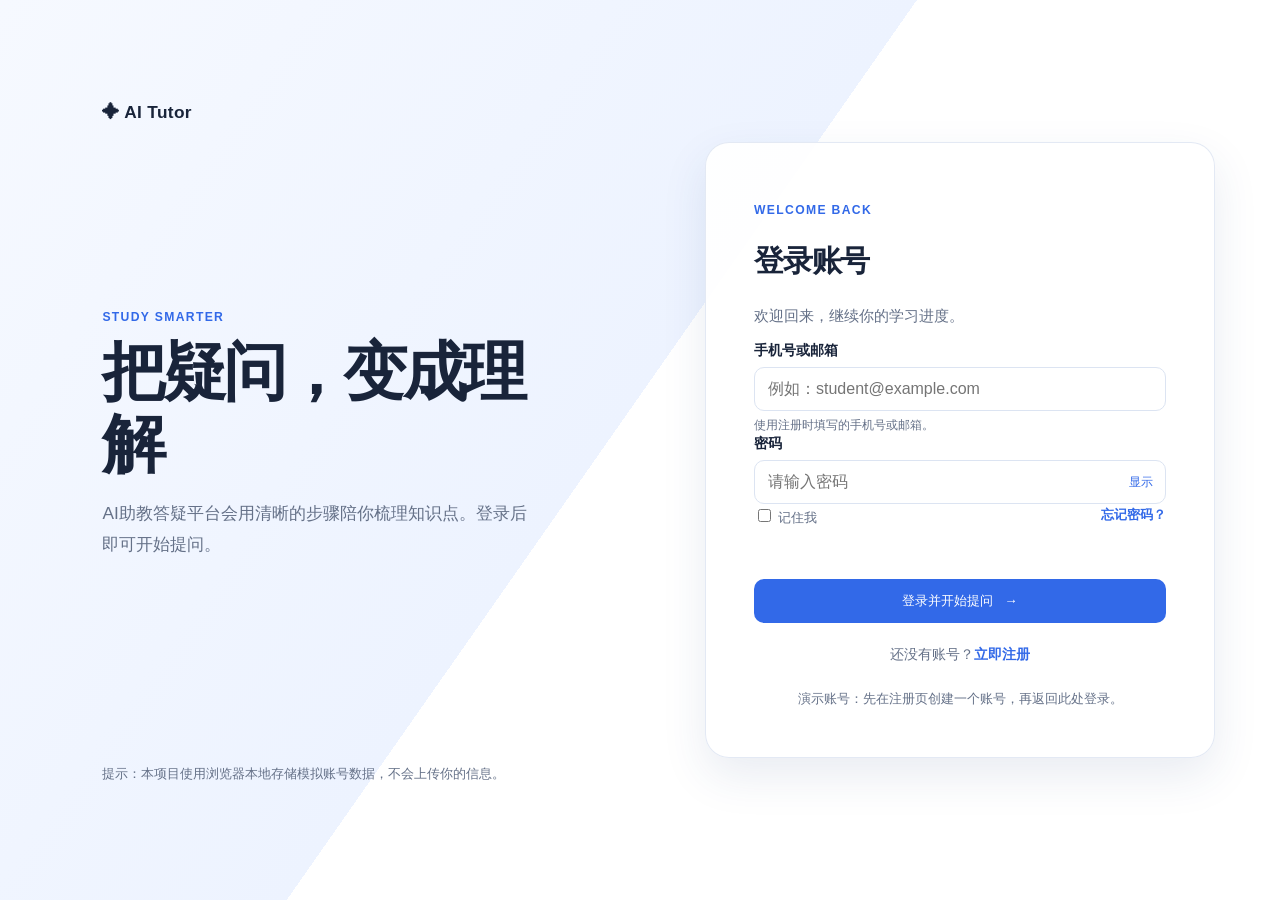
<file: index.html>
<!doctype html>
<html lang="zh-CN">
<head>
  <meta charset="UTF-8">
  <meta name="viewport" content="width=device-width, initial-scale=1.0">
  <meta name="description" content="AI助教答疑平台的登录入口">
  <title>登录 | AI助教答疑平台</title>
  <link rel="stylesheet" href="assets/style.css">
</head>
<body>
  <main class="auth-shell">
    <section class="intro" aria-labelledby="site-title">
      <a class="brand" href="index.html" aria-label="AI助教答疑平台首页">✦ AI Tutor</a>
      <div>
        <p class="eyebrow">STUDY SMARTER</p>
        <h1 id="site-title">把疑问，变成理解</h1>
        <p class="intro-copy">AI助教答疑平台会用清晰的步骤陪你梳理知识点。登录后即可开始提问。</p>
      </div>
      <p class="tip">提示：本项目使用浏览器本地存储模拟账号数据，不会上传你的信息。</p>
    </section>

    <section class="auth-card" aria-labelledby="login-title">
      <div class="card-heading">
        <p class="eyebrow">WELCOME BACK</p>
        <h2 id="login-title">登录账号</h2>
        <p>欢迎回来，继续你的学习进度。</p>
      </div>
      <form id="loginForm" novalidate>
        <div class="field">
          <label for="loginAccount">手机号或邮箱</label>
          <input id="loginAccount" name="account" type="text" inputmode="email" autocomplete="username"
                 placeholder="例如：student@example.com" required aria-describedby="loginAccountHint">
          <small id="loginAccountHint">使用注册时填写的手机号或邮箱。</small>
        </div>
        <div class="field">
          <label for="loginPassword">密码</label>
          <div class="password-wrap">
            <input id="loginPassword" name="password" type="password" autocomplete="current-password"
                   placeholder="请输入密码" required minlength="8">
            <button class="text-button toggle-password" type="button" aria-label="显示密码">显示</button>
          </div>
        </div>
        <div class="form-row">
          <label class="check-label"><input name="remember" type="checkbox"> 记住我</label>
          <a href="#help">忘记密码？</a>
        </div>
        <p id="loginMessage" class="form-message" role="alert" aria-live="polite"></p>
        <button class="primary-button" type="submit">登录并开始提问 <span>→</span></button>
      </form>
      <p class="switch-auth">还没有账号？<a href="register.html">立即注册</a></p>
      <p id="help" class="help-note">演示账号：先在注册页创建一个账号，再返回此处登录。</p>
    </section>
  </main>
  <script src="assets/app.js"></script>
</body>
</html>
</file>
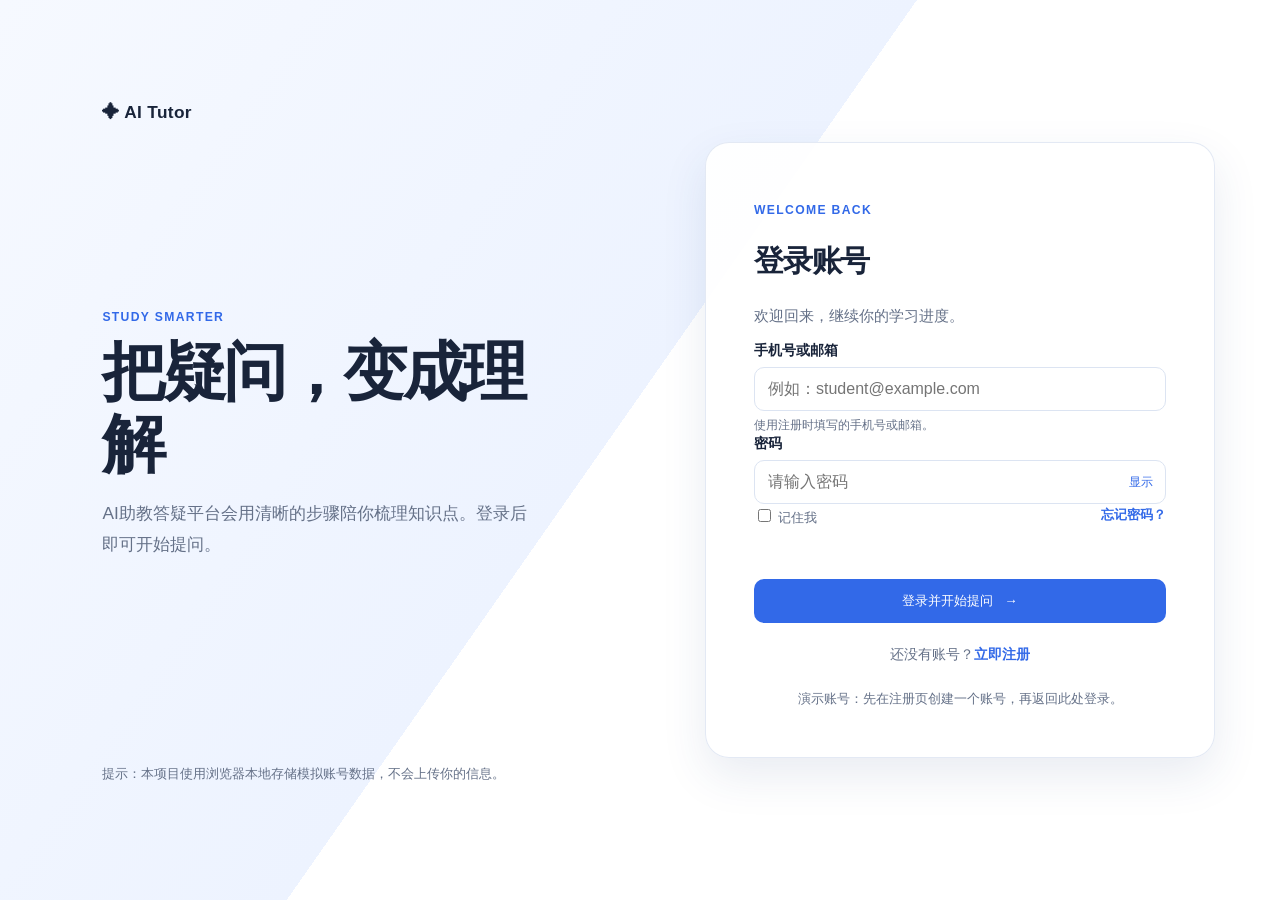
<file: assistant.html>
<!doctype html>
<html lang="zh-CN">
<head>
  <meta charset="UTF-8"><meta name="viewport" content="width=device-width, initial-scale=1.0">
  <title>答疑 | AI助教答疑平台</title><link rel="stylesheet" href="assets/style.css">
</head>
<body class="app-body">
  <header class="app-header"><a class="brand" href="assistant.html">✦ AI Tutor</a><nav><a href="register.html">账户设置</a><button id="logout" class="text-button" type="button">退出登录</button></nav></header>
  <main class="qa-layout">
    <section class="qa-hero"><p class="eyebrow">AI STUDY PARTNER</p><h1>你好，<span id="studentName">同学</span>！</h1><p>把遇到的问题交给我，我们一起把它讲清楚。</p></section>
    <section class="qa-card" aria-label="AI答疑">
      <div id="chat" class="chat" aria-live="polite"><article class="assistant-bubble">你好！你可以问我数学、英语、计算机等学习问题。我会尽量用步骤化的方式回答。</article></div>
      <form id="questionForm" class="question-form"><label class="sr-only" for="question">你的问题</label><textarea id="question" required maxlength="300" placeholder="例如：请用简单的话解释什么是递归？"></textarea><button class="primary-button" type="submit">提问 <span>→</span></button></form>
    </section>
  </main>
  <script src="assets/app.js"></script>
</body>
</html>
</file>
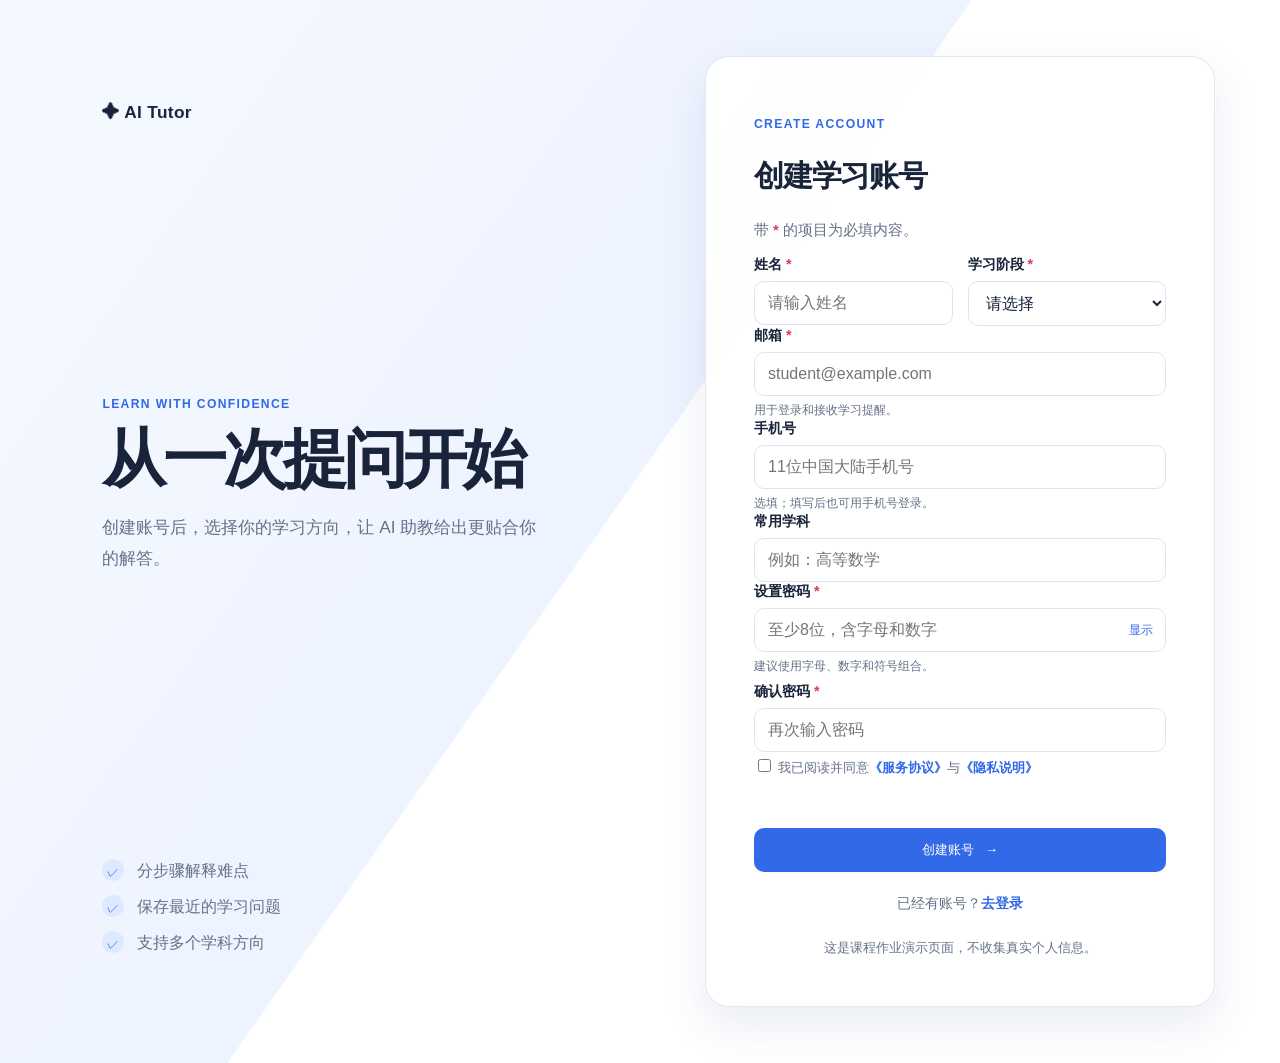
<file: register.html>
<!doctype html>
<html lang="zh-CN">
<head>
  <meta charset="UTF-8">
  <meta name="viewport" content="width=device-width, initial-scale=1.0">
  <meta name="description" content="AI助教答疑平台注册页面">
  <title>注册 | AI助教答疑平台</title>
  <link rel="stylesheet" href="assets/style.css">
</head>
<body>
  <main class="auth-shell register-shell">
    <section class="intro" aria-labelledby="register-site-title">
      <a class="brand" href="index.html" aria-label="AI助教答疑平台首页">✦ AI Tutor</a>
      <div>
        <p class="eyebrow">LEARN WITH CONFIDENCE</p>
        <h1 id="register-site-title">从一次提问开始</h1>
        <p class="intro-copy">创建账号后，选择你的学习方向，让 AI 助教给出更贴合你的解答。</p>
      </div>
      <ul class="feature-list">
        <li><span>✓</span> 分步骤解释难点</li>
        <li><span>✓</span> 保存最近的学习问题</li>
        <li><span>✓</span> 支持多个学科方向</li>
      </ul>
    </section>

    <section class="auth-card register-card" aria-labelledby="register-title">
      <div class="card-heading">
        <p class="eyebrow">CREATE ACCOUNT</p>
        <h2 id="register-title">创建学习账号</h2>
        <p>带 <b>*</b> 的项目为必填内容。</p>
      </div>
      <form id="registerForm" novalidate>
        <div class="two-columns">
          <div class="field">
            <label for="name">姓名 <b>*</b></label>
            <input id="name" name="name" type="text" autocomplete="name" placeholder="请输入姓名" required minlength="2" maxlength="20">
          </div>
          <div class="field">
            <label for="grade">学习阶段 <b>*</b></label>
            <select id="grade" name="grade" required>
              <option value="" selected disabled>请选择</option>
              <option>初中</option><option>高中</option><option>大学</option><option>其他</option>
            </select>
          </div>
        </div>
        <div class="field">
          <label for="email">邮箱 <b>*</b></label>
          <input id="email" name="email" type="email" autocomplete="email" inputmode="email"
                 placeholder="student@example.com" required>
          <small>用于登录和接收学习提醒。</small>
        </div>
        <div class="field">
          <label for="phone">手机号</label>
          <input id="phone" name="phone" type="tel" autocomplete="tel" inputmode="numeric" pattern="^1[3-9]\d{9}$"
                 placeholder="11位中国大陆手机号">
          <small>选填；填写后也可用手机号登录。</small>
        </div>
        <div class="field">
          <label for="subject">常用学科</label>
          <input id="subject" name="subject" type="text" list="subjects" placeholder="例如：高等数学">
          <datalist id="subjects"><option value="数学"><option value="英语"><option value="计算机"><option value="物理"><option value="高等数学"></datalist>
        </div>
        <div class="field">
          <label for="registerPassword">设置密码 <b>*</b></label>
          <div class="password-wrap">
            <input id="registerPassword" name="password" type="password" autocomplete="new-password" required minlength="8"
                   pattern="(?=.*[A-Za-z])(?=.*\d).{8,}" placeholder="至少8位，含字母和数字" aria-describedby="passwordHint passwordStrength">
            <button class="text-button toggle-password" type="button" aria-label="显示密码">显示</button>
          </div>
          <small id="passwordHint">建议使用字母、数字和符号组合。</small>
          <p id="passwordStrength" class="strength" aria-live="polite"></p>
        </div>
        <div class="field">
          <label for="confirmPassword">确认密码 <b>*</b></label>
          <input id="confirmPassword" name="confirmPassword" type="password" autocomplete="new-password" required placeholder="再次输入密码">
        </div>
        <label class="agreement"><input id="agreement" name="agreement" type="checkbox" required> 我已阅读并同意<a href="#terms">《服务协议》</a>与<a href="#privacy">《隐私说明》</a></label>
        <p id="registerMessage" class="form-message" role="alert" aria-live="polite"></p>
        <button class="primary-button" type="submit">创建账号 <span>→</span></button>
      </form>
      <p class="switch-auth">已经有账号？<a href="index.html">去登录</a></p>
      <p id="terms" class="help-note">这是课程作业演示页面，不收集真实个人信息。</p>
    </section>
  </main>
  <script src="assets/app.js"></script>
</body>
</html>
</file>
<file: assets/style.css>
:root{--ink:#19243a;--muted:#657188;--blue:#3269e8;--soft:#edf3ff;--line:#dce4f2;--surface:#fff;--bg:#f7f9fd}*{box-sizing:border-box}body{margin:0;color:var(--ink);background:var(--bg);font-family:"Microsoft YaHei","PingFang SC",Arial,sans-serif}.auth-shell{min-height:100vh;display:grid;grid-template-columns:minmax(310px,1fr) minmax(430px,1fr);background:linear-gradient(125deg,#f6f9ff 0%,#edf3ff 48%,#fff 48%)}.intro{padding:clamp(42px,8vw,110px);display:flex;min-height:100vh;flex-direction:column;justify-content:space-between}.brand{color:var(--ink);font-size:1.08rem;font-weight:800;letter-spacing:.02em;text-decoration:none}.eyebrow{margin:0 0:12px;color:var(--blue);font-weight:800;font-size:.76rem;letter-spacing:.11em}.intro h1,.qa-hero h1{max-width:520px;margin:0;font-size:clamp(2.5rem,5vw,4.7rem);line-height:1.13;letter-spacing:-.06em}.intro-copy{max-width:450px;color:var(--muted);font-size:1.08rem;line-height:1.8}.tip,.help-note{font-size:.8rem;line-height:1.6;color:var(--muted)}.feature-list{list-style:none;padding:0;margin:0;color:var(--muted);line-height:2.25}.feature-list span{display:inline-grid;width:22px;height:22px;margin-right:8px;place-items:center;border-radius:50%;background:#dce9ff;color:var(--blue);font-size:.75rem}.auth-card{width:min(100%,510px);align-self:center;margin:56px auto;padding:clamp(28px,4vw,48px);border:1px solid rgba(220,228,242,.8);border-radius:24px;background:rgba(255,255,255,.92);box-shadow:0 18px 45px rgba(38,67,130,.1)}.card-heading h2{margin:0 0:8px;font-size:1.85rem;letter-spacing:-.04em}.card-heading>p:not(.eyebrow){margin:0 0:28px;color:var(--muted);font-size:.92rem}.card-heading b,label b{color:#db3c52}.field{margin:0 0:17px}.field label{display:block;margin-bottom:7px;font-size:.9rem;font-weight:700}.field small{display:block;margin-top:6px;color:var(--muted);font-size:.76rem}input,select,textarea{width:100%;border:1px solid var(--line);border-radius:10px;background:#fff;color:var(--ink);font:inherit;outline:none;transition:.2s;padding:12px 13px}select{appearance:auto}input:focus,select:focus,textarea:focus{border-color:var(--blue);box-shadow:0 0 0 3px rgba(50,105,232,.13)}input:invalid:not(:placeholder-shown){border-color:#d44d5c}.password-wrap{position:relative}.password-wrap input{padding-right:58px}.text-button{border:0;background:transparent;color:var(--blue);font:inherit;cursor:pointer}.toggle-password{position:absolute;right:7px;top:50%;transform:translateY(-50%);font-size:.78rem}.form-row{display:flex;justify-content:space-between;gap:12px;margin:2px 0 20px;font-size:.84rem}.form-row a,.switch-auth a,.agreement a{color:var(--blue);font-weight:700;text-decoration:none}.check-label,.agreement{font-size:.84rem;color:var(--muted)}.check-label input,.agreement input{width:auto;accent-color:var(--blue)}.agreement{display:block;line-height:1.7;margin:4px 0 16px}.primary-button{width:100%;border:0;border-radius:10px;background:var(--blue);color:#fff;cursor:pointer;font:700 .95rem inherit;padding:13px 17px;transition:.2s}.primary-button:hover{background:#2458d2;transform:translateY(-1px)}.primary-button span{margin-left:7px}.switch-auth{text-align:center;margin:22px 0 0;color:var(--muted);font-size:.88rem}.help-note{margin:25px 0 0;text-align:center}.form-message{min-height:20px;margin:0 0 12px;color:#c6354b;font-size:.83rem}.form-message.success{color:#167144}.two-columns{display:grid;grid-template-columns:1fr 1fr;gap:15px}.strength{margin:7px 0 0;font-size:.78rem;font-weight:700}.strength.weak{color:#c6354b}.strength.medium{color:#b57600}.strength.strong{color:#167144}.app-body{min-height:100vh}.app-header{display:flex;align-items:center;justify-content:space-between;padding:22px clamp(22px,8vw,120px);background:#fff;border-bottom:1px solid var(--line)}.app-header nav{display:flex;align-items:center;gap:22px;font-size:.88rem}.app-header nav a{color:var(--muted);text-decoration:none}.qa-layout{width:min(100% - 36px,880px);margin:0 auto;padding:72px 0}.qa-hero{text-align:center}.qa-hero h1{margin:auto;font-size:clamp(2.2rem,5vw,3.6rem)}.qa-hero h1 span{color:var(--blue)}.qa-hero>p:last-child{color:var(--muted)}.qa-card{margin-top:38px;border:1px solid var(--line);border-radius:18px;background:#fff;overflow:hidden;box-shadow:0 12px 32px rgba(38,67,130,.08)}.chat{min-height:250px;padding:24px;background:linear-gradient(180deg,#f9fbff,#fff);display:flex;flex-direction:column;gap:14px}.assistant-bubble,.user-bubble{max-width:76%;padding:13px 15px;border-radius:14px;line-height:1.65;font-size:.92rem}.assistant-bubble{align-self:flex-start;background:#eaf1ff;color:#244577;border-bottom-left-radius:4px}.user-bubble{align-self:flex-end;background:var(--blue);color:#fff;border-bottom-right-radius:4px}.question-form{display:flex;gap:12px;padding:18px;border-top:1px solid var(--line)}.question-form textarea{min-height:50px;resize:vertical}.question-form .primary-button{width:auto;min-width:100px;align-self:flex-end}.sr-only{position:absolute;width:1px;height:1px;padding:0;margin:-1px;overflow:hidden;clip:rect(0,0,0,0);white-space:nowrap;border:0}@media(max-width:760px){.auth-shell{grid-template-columns:1fr;background:linear-gradient(180deg,#edf3ff 0, #edf3ff 270px,#fff 270px)}.intro{min-height:270px;padding:34px 28px}.intro .tip,.feature-list{display:none}.intro h1{font-size:2.35rem}.auth-card{margin:0 16px 36px;width:auto}.two-columns{grid-template-columns:1fr}.question-form{flex-direction:column}.question-form .primary-button{width:100%}.qa-layout{padding-top:48px}}
</file>
